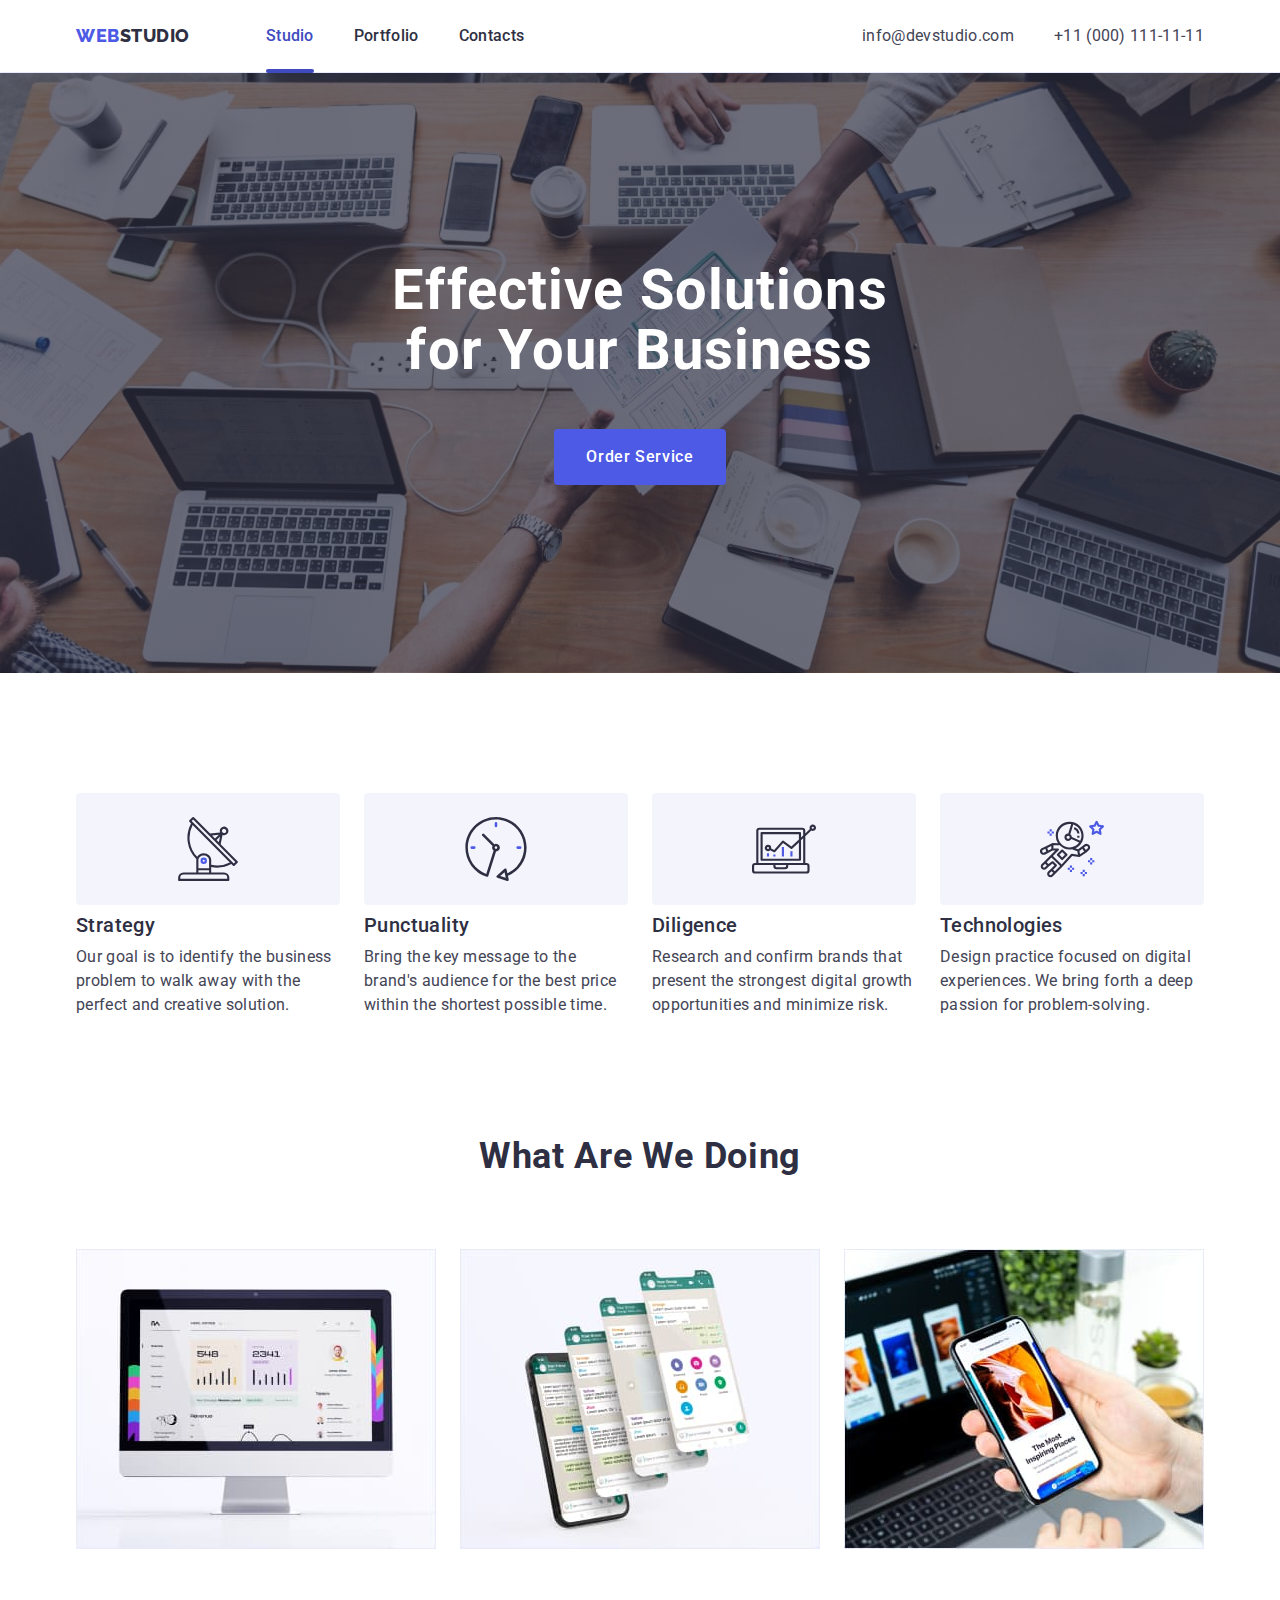
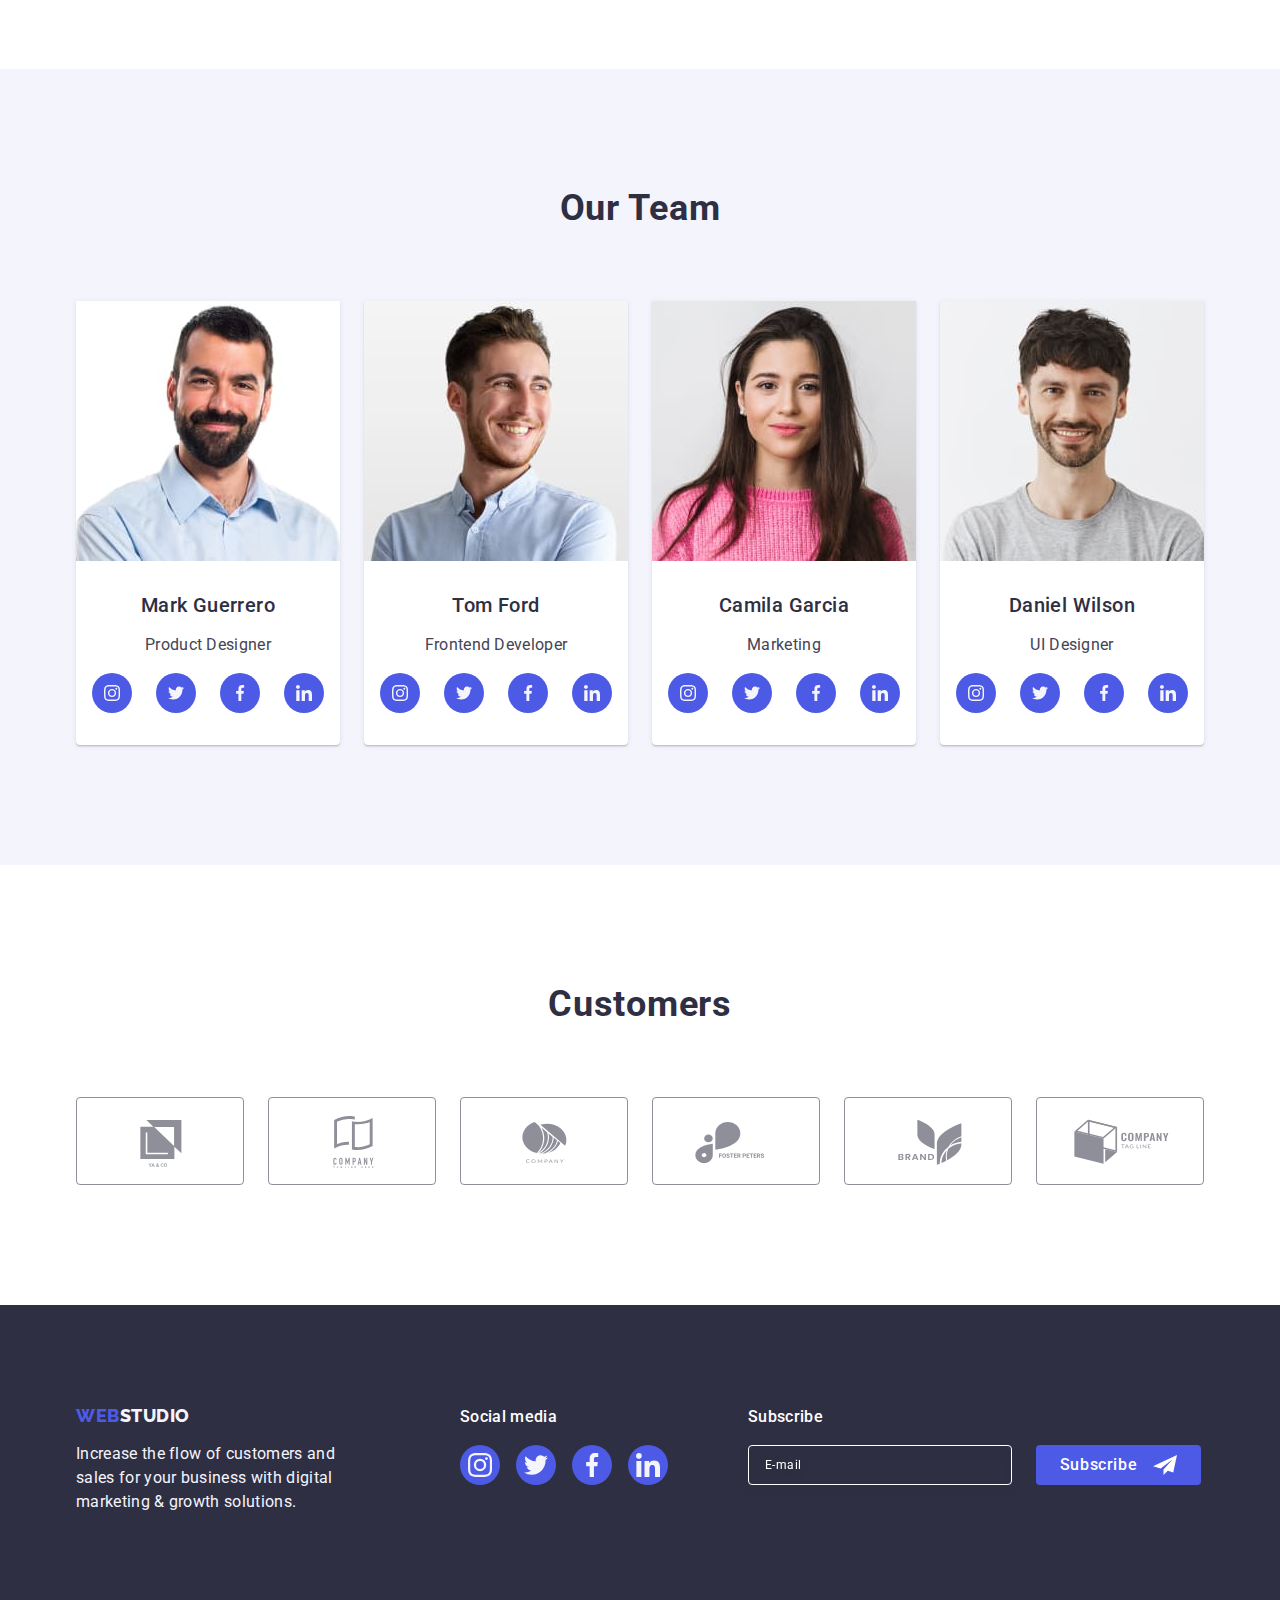
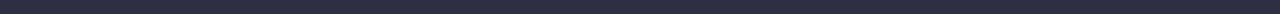
<file: index.html>
<!DOCTYPE html>
<html lang="en">
  <head>
    <meta charset="utf-8" />
    <meta http-equiv="X-UA-Compatible" content="IE=edge" />
    <meta name="viewport" content="width=device-width, initial-scale=1.0" />
    <title>Web Studio</title>
    <link
      rel="stylesheet"
      href="https://cdn.jsdelivr.net/npm/modern-normalize@2.0.0/modern-normalize.min.css"
    />
    <link rel="preconnect" href="https://fonts.googleapis.com" />
    <link rel="preconnect" href="https://fonts.gstatic.com" crossorigin />
    <link
      href="https://fonts.googleapis.com/css2?family=Raleway:wght@800&family=Roboto:wght@400;500;700;900&display=swap"
      rel="stylesheet"
    />
    <link rel="stylesheet" href="./css/styles.css" />
  </head>

  <body class="page-container">
    <header class="header">
      <div class="container header-box">
        <nav class="navigation">
          <a class="link logo" href="./index.html"
            >Web<span class="logo-part">Studio</span></a
          >
          <ul class="list nav-list">
            <li class="header-nav-item">
              <a class="link header-nav active" href="./index.html">Studio</a>
            </li>
            <li class="header-nav-item">
              <a class="link header-nav" href="./portfolio.html">Portfolio</a>
            </li>
            <li class="header-nav-item">
              <a class="link header-nav" href="">Contacts</a>
            </li>
          </ul>
        </nav>
        <address class="header-contacts">
          <ul class="list contacts-items">
            <li>
              <a class="link" href="mailto:info@devstudio.com"
                >info@devstudio.com</a
              >
            </li>
            <li>
              <a class="link" href="tel:+110001111111">+11 (000) 111-11-11</a>
            </li>
          </ul>
        </address>
      </div>
    </header>

    <main class="main-content">
      <section class="main-section">
        <div class="container main-section-box">
          <h1 class="main-title">Effective Solutions for Your Business</h1>
          <button class="btn order-btn" type="button" data-modal-open>
            Order Service
          </button>
        </div>
      </section>

      <section class="advantages-section">
        <div class="container">
          <h2 class="visually-hidden">Our advantages</h2>
          <ul class="list advantages-list">
            <li class="advantage-item">
              <div class="advantage-icon-box">
                <svg class="advantage-icon" width="64" height="64">
                  <use href="./images/icons.svg#antenna"></use>
                </svg>
              </div>
              <h3 class="title-advantage-list">Strategy</h3>
              <p class="text-advantage-list">
                Our goal is to identify the business problem to walk away with
                the perfect and creative solution.
              </p>
            </li>
            <li class="advantage-item">
              <div class="advantage-icon-box">
                <svg class="advantage-icon" width="64" height="64">
                  <use href="./images/icons.svg#clock"></use>
                </svg>
              </div>
              <h3 class="title-advantage-list">Punctuality</h3>
              <p class="text-advantage-list">
                Bring the key message to the brand's audience for the best price
                within the shortest possible time.
              </p>
            </li>
            <li class="advantage-item">
              <div class="advantage-icon-box">
                <svg class="advantage-icon" width="64" height="64">
                  <use href="./images/icons.svg#diagram"></use>
                </svg>
              </div>
              <h3 class="title-advantage-list">Diligence</h3>
              <p class="text-advantage-list">
                Research and confirm brands that present the strongest digital
                growth opportunities and minimize risk.
              </p>
            </li>
            <li class="advantage-item">
              <div class="advantage-icon-box">
                <svg class="advantage-icon" width="64" height="64">
                  <use href="./images/icons.svg#astronaut"></use>
                </svg>
              </div>
              <h3 class="title-advantage-list">Technologies</h3>
              <p class="text-advantage-list">
                Design practice focused on digital experiences. We bring forth a
                deep passion for problem-solving.
              </p>
            </li>
          </ul>
        </div>
      </section>

      <section class="doing-section">
        <div class="container">
          <h2 class="title-section">What are we doing</h2>
          <ul class="list doing-list">
            <li class="doing-item">
              <img
                src="./images/img1.jpg"
                width="360"
                height="300"
                alt="User page on the monitor"
              />
            </li>
            <li class="doing-item">
              <img
                src="./images/img2.jpg"
                width="360"
                height="300"
                alt="Four
            messendger's pages on a mobile phone"
              />
            </li>
            <li class="doing-item">
              <img
                src="./images/img3.jpg"
                width="360"
                height="300"
                alt="Mobile phone in hand"
              />
            </li>
          </ul>
        </div>
      </section>

      <section class="team-section">
        <div class="container">
          <h2 class="title-section">Our Team</h2>
          <ul class="list">
            <li class="team-card">
              <img
                src="./images/Mark.jpg"
                width="264"
                height="260"
                alt="Mark Guerrero's photo"
              />
              <div class="card-info">
                <h3 class="team-name">Mark Guerrero</h3>
                <p class="team-position">Product Designer</p>
                <ul class="list team-icon-list">
                  <li class="team-list-item">
                    <a class="link team-icon-link" href="">
                      <svg class="team-icon-item" width="16" height="16">
                        <use href="./images/icons.svg#instagram"></use>
                      </svg>
                    </a>
                  </li>
                  <li class="team-list-item">
                    <a class="link team-icon-link" href="">
                      <svg class="team-icon-item" width="16" height="16">
                        <use href="./images/icons.svg#twitter"></use>
                      </svg>
                    </a>
                  </li>
                  <li class="team-list-item">
                    <a class="link team-icon-link" href="">
                      <svg class="team-icon-item" width="16" height="16">
                        <use href="./images/icons.svg#facebook"></use>
                      </svg>
                    </a>
                  </li>
                  <li class="team-list-item">
                    <a class="link team-icon-link" href="">
                      <svg class="team-icon-item" width="16" height="16">
                        <use href="./images/icons.svg#linkedin"></use>
                      </svg>
                    </a>
                  </li>
                </ul>
              </div>
            </li>
            <li class="team-card">
              <img
                src="./images/Tom.jpg"
                width="264"
                height="260"
                alt="Tom Ford's photo"
              />
              <div class="card-info">
                <h3 class="team-name">Tom Ford</h3>
                <p class="team-position">Frontend Developer</p>
                <ul class="list team-icon-list">
                  <li>
                    <a class="link team-icon-link" href="">
                      <svg class="team-icon-item" width="16" height="16">
                        <use href="./images/icons.svg#instagram"></use>
                      </svg>
                    </a>
                  </li>
                  <li>
                    <a class="link team-icon-link" href="">
                      <svg class="team-icon-item" width="16" height="16">
                        <use href="./images/icons.svg#twitter"></use>
                      </svg>
                    </a>
                  </li>
                  <li>
                    <a class="link team-icon-link" href="">
                      <svg class="team-icon-item" width="16" height="16">
                        <use href="./images/icons.svg#facebook"></use>
                      </svg>
                    </a>
                  </li>
                  <li>
                    <a class="link team-icon-link" href="">
                      <svg class="team-icon-item" width="16" height="16">
                        <use href="./images/icons.svg#linkedin"></use>
                      </svg>
                    </a>
                  </li>
                </ul>
              </div>
            </li>
            <li class="team-card">
              <img
                src="./images/Camila.jpg"
                width="264"
                height="260"
                alt="Camila Garcia's photo"
              />
              <div class="card-info">
                <h3 class="team-name">Camila Garcia</h3>
                <p class="team-position">Marketing</p>
                <ul class="list team-icon-list">
                  <li>
                    <a class="link team-icon-link" href="">
                      <svg class="team-icon-item" width="16" height="16">
                        <use href="./images/icons.svg#instagram"></use>
                      </svg>
                    </a>
                  </li>
                  <li>
                    <a class="link team-icon-link" href="">
                      <svg class="team-icon-item" width="16" height="16">
                        <use href="./images/icons.svg#twitter"></use>
                      </svg>
                    </a>
                  </li>
                  <li>
                    <a class="link team-icon-link" href="">
                      <svg class="team-icon-item" width="16" height="16">
                        <use href="./images/icons.svg#facebook"></use>
                      </svg>
                    </a>
                  </li>
                  <li>
                    <a class="link team-icon-link" href="">
                      <svg class="team-icon-item" width="16" height="16">
                        <use href="./images/icons.svg#linkedin"></use>
                      </svg>
                    </a>
                  </li>
                </ul>
              </div>
            </li>
            <li class="team-card">
              <img
                src="./images/Daniel.jpg"
                width="264"
                height="260"
                alt="Daniel Wilson's photo"
              />
              <div class="card-info">
                <h3 class="team-name">Daniel Wilson</h3>
                <p class="team-position">UI Designer</p>
                <ul class="list team-icon-list">
                  <li>
                    <a class="link team-icon-link" href="">
                      <svg class="team-icon-item" width="16" height="16">
                        <use href="./images/icons.svg#instagram"></use>
                      </svg>
                    </a>
                  </li>
                  <li>
                    <a class="link team-icon-link" href="">
                      <svg class="team-icon-item" width="16" height="16">
                        <use href="./images/icons.svg#twitter"></use>
                      </svg>
                    </a>
                  </li>
                  <li>
                    <a class="link team-icon-link" href="">
                      <svg class="team-icon-item" width="16" height="16">
                        <use href="./images/icons.svg#facebook"></use>
                      </svg>
                    </a>
                  </li>
                  <li>
                    <a class="link team-icon-link" href="">
                      <svg class="team-icon-item" width="16" height="16">
                        <use href="./images/icons.svg#linkedin"></use>
                      </svg>
                    </a>
                  </li>
                </ul>
              </div>
            </li>
          </ul>
        </div>
      </section>

      <section class="client-section">
        <div class="container">
          <h2 class="title-section">Customers</h2>
          <ul class="list client-list">
            <li class="client-list-item">
              <a class="link client-icon-link" href="">
                <svg class="client-icon-item" width="104" height="56">
                  <use href="./images/icons.svg#Logo1"></use>
                </svg>
              </a>
            </li>
            <li class="client-list-item">
              <a class="link client-icon-link" href="">
                <svg class="client-icon-item" width="104" height="56">
                  <use href="./images/icons.svg#Logo2"></use>
                </svg>
              </a>
            </li>
            <li class="client-list-item">
              <a class="link client-icon-link" href="">
                <svg class="client-icon-item" width="104" height="56">
                  <use href="./images/icons.svg#Logo3"></use>
                </svg>
              </a>
            </li>
            <li class="client-list-item">
              <a class="link client-icon-link" href="">
                <svg class="client-icon-item" width="104" height="56">
                  <use href="./images/icons.svg#Logo4"></use>
                </svg>
              </a>
            </li>
            <li class="client-list-item">
              <a class="link client-icon-link" href="">
                <svg class="client-icon-item" width="104" height="56">
                  <use href="./images/icons.svg#Logo5"></use>
                </svg>
              </a>
            </li>
            <li class="client-list-item">
              <a class="link client-icon-link" href="">
                <svg class="client-icon-item" width="104" height="56">
                  <use href="./images/icons.svg#Logo6"></use>
                </svg>
              </a>
            </li>
          </ul>
        </div>
      </section>
    </main>

    <!-- Footer -->
    <footer class="footer">
      <div class="container footer-box">
        <div class="logo-box">
          <a class="link logo" href="./index.html"
            >Web<span class="logo-part-footer">Studio</span></a
          >
          <p class="footer-paragraph">
            Increase the flow of customers and sales for your business with
            digital marketing & growth solutions.
          </p>
        </div>
        <div class="media-box">
          <p class="media-paragraf">Social media</p>
          <ul class="list footer-social-list">
            <li class="social-list-item">
              <a class="link footer-social-link" href="">
                <svg class="footer-icon-item" width="24" height="24">
                  <use href="./images/icons.svg#instagram"></use>
                </svg>
              </a>
            </li>
            <li class="social-list-item">
              <a class="link footer-social-link" href="">
                <svg class="footer-icon-item" width="24" height="24">
                  <use href="./images/icons.svg#twitter"></use>
                </svg>
              </a>
            </li>
            <li class="social-list-item">
              <a class="link footer-social-link" href="">
                <svg class="footer-icon-item" width="24" height="24">
                  <use href="./images/icons.svg#facebook"></use>
                </svg>
              </a>
            </li>
            <li class="social-list-item">
              <a class="link footer-social-link" href="">
                <svg class="footer-icon-item" width="24" height="24">
                  <use href="./images/icons.svg#linkedin"></use>
                </svg>
              </a>
            </li>
          </ul>
        </div>
        <div class="subscribe-box">
          <p class="subscribe-text">Subscribe</p>
          <form class="email-form" name="email-form" autocomplete="off">
            <label class="email-input-label">
              <input
                class="email-input"
                name="user-email-subscribe"
                type="email"
                placeholder="E-mail"
              />
            </label>
            <button class="btn subscribe-btn" type="submit">
              Subscribe
              <svg class="subscribe-icon" width="24" height="24">
                <use href="./images/icons.svg#letter"></use>
              </svg>
            </button>
          </form>
        </div>
      </div>
    </footer>

    <!-- Modal Window -->
    <div class="backdrop is-hidden" data-modal>
      <div class="modal">
        <button class="btn modal-btn" type="button" data-modal-close>
          <svg class="modal-close-icon" width="8" height="8">
            <use href="./images/icons.svg#close-black"></use>
          </svg>
        </button>

        <p class="modal-text">Leave your contacts and we will call you back</p>

        <form class="order-form" name="contacts-form" autocomplete="off">
          <div class="order-contact-item">
            <label class="modal-label" for="user-name">Name</label>
            <div class="order-input-area">
              <input
                class="contact-info"
                type="text"
                name="user-name"
                id="user-name"
              />
              <svg class="modal-icon" width="18" height="24">
                <use href="./images/icons.svg#person"></use>
              </svg>
            </div>
          </div>
          <div class="order-contact-item">
            <label class="modal-label" for="user-phone">Phone</label>
            <div class="order-input-area">
              <input
                class="contact-info"
                type="tel"
                name="user-phone"
                id="user-phone"
              />
              <svg class="modal-icon" width="18" height="24">
                <use href="./images/icons.svg#phone"></use>
              </svg>
            </div>
          </div>
          <div class="order-contact-item">
            <label class="modal-label" for="user-email">Email</label>
            <div class="order-input-area">
              <input
                class="contact-info"
                type="email"
                name="user-email"
                id="user-email"
              />
              <svg class="modal-icon" width="18" height="24">
                <use href="./images/icons.svg#email"></use>
              </svg>
            </div>
          </div>
          <div class="order-comment">
            <label class="modal-label" for="user-comment">Comment</label>
            <textarea
              class="comment-text"
              name="user-comment"
              rows="6"
              placeholder="Text input"
              id="user-comment"
            ></textarea>
          </div>
          <div class="order-check">
            <input
              class="input-check visually-hidden"
              name="user-privacy"
              type="checkbox"
              id="user-privacy"
              value="true"
            />
            <label class="checkbox-label" for="user-privacy">
              <span class="input-check-area">
                <svg class="check-icon" width="10" height="8">
                  <use href="./images/icons.svg#check"></use>
                </svg>
              </span>
              I accept the terms and conditions of the
              <a class="privacy-link" href="">Privacy Policy</a>
            </label>
          </div>

          <button class="btn modal-send-btn" type="submit">Send</button>
        </form>
      </div>
    </div>

    <script src="./js/modal.js"></script>
  </body>
</html>
</file>
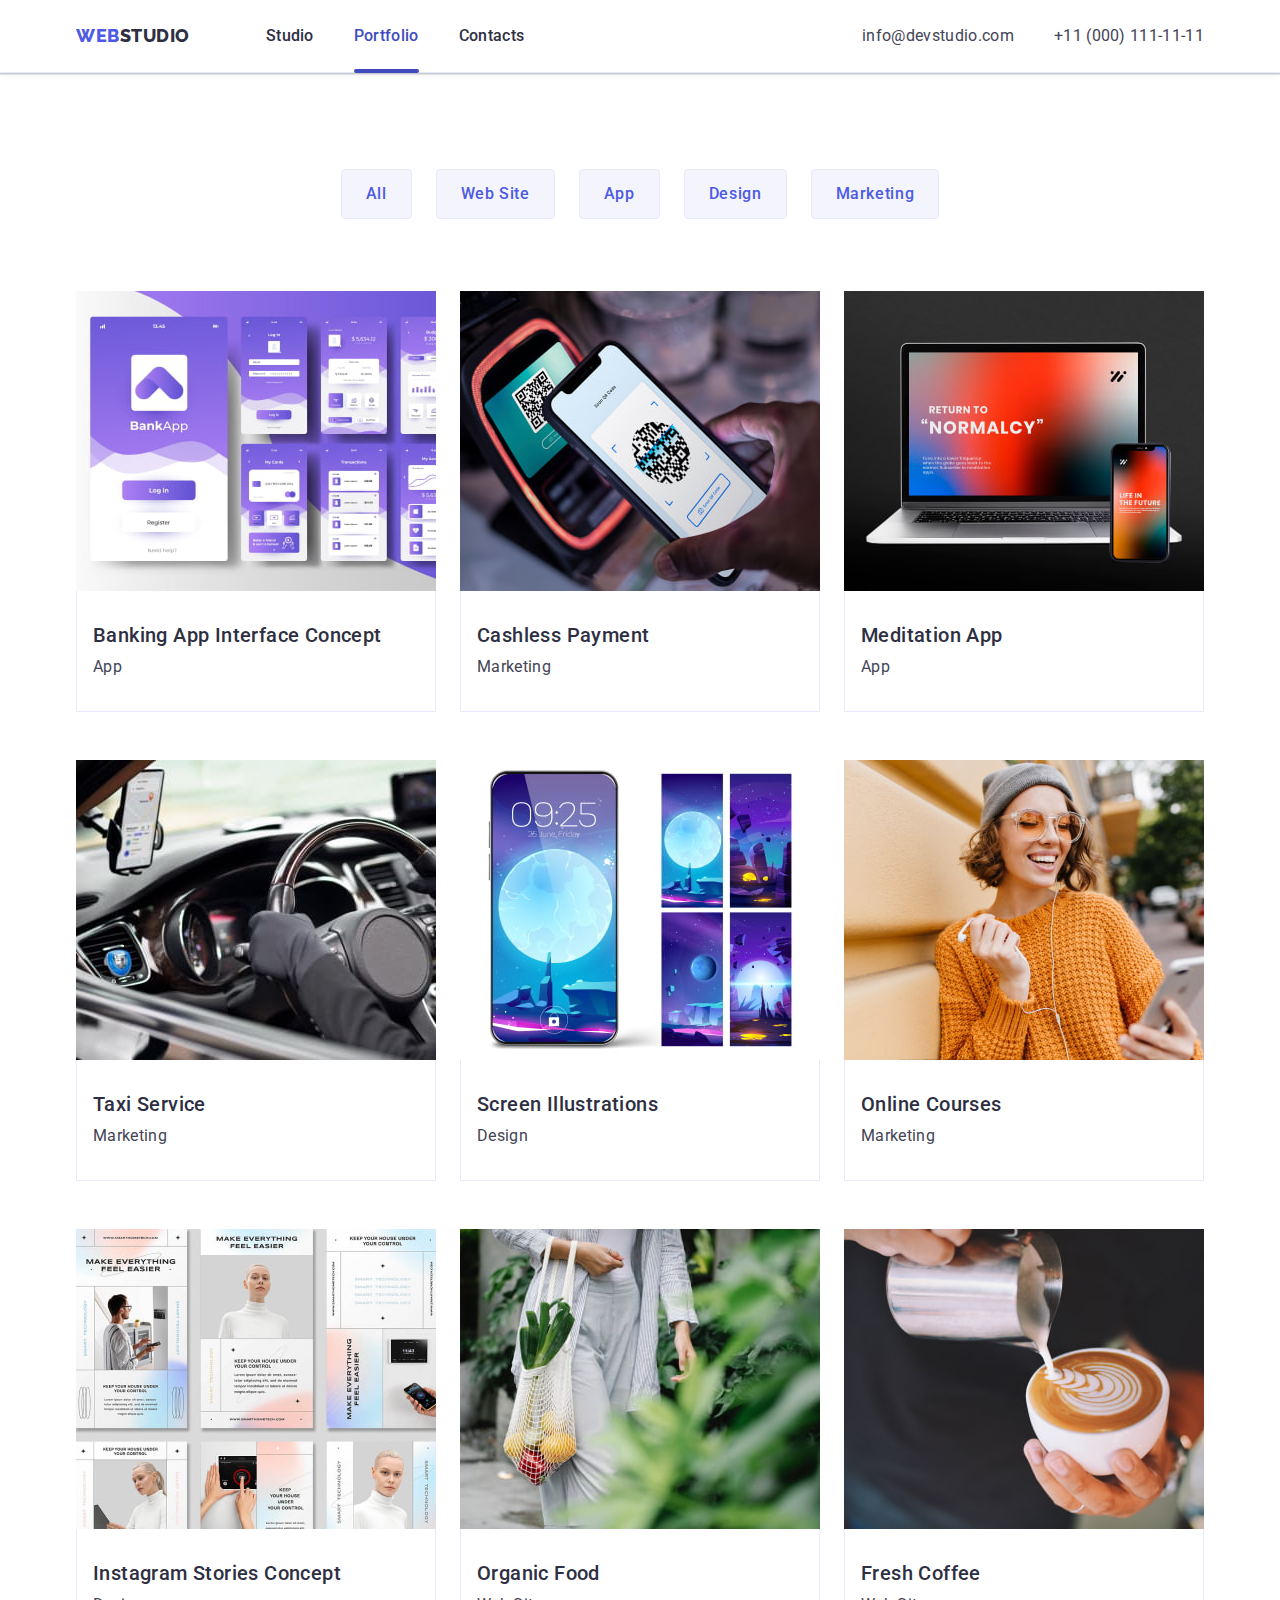
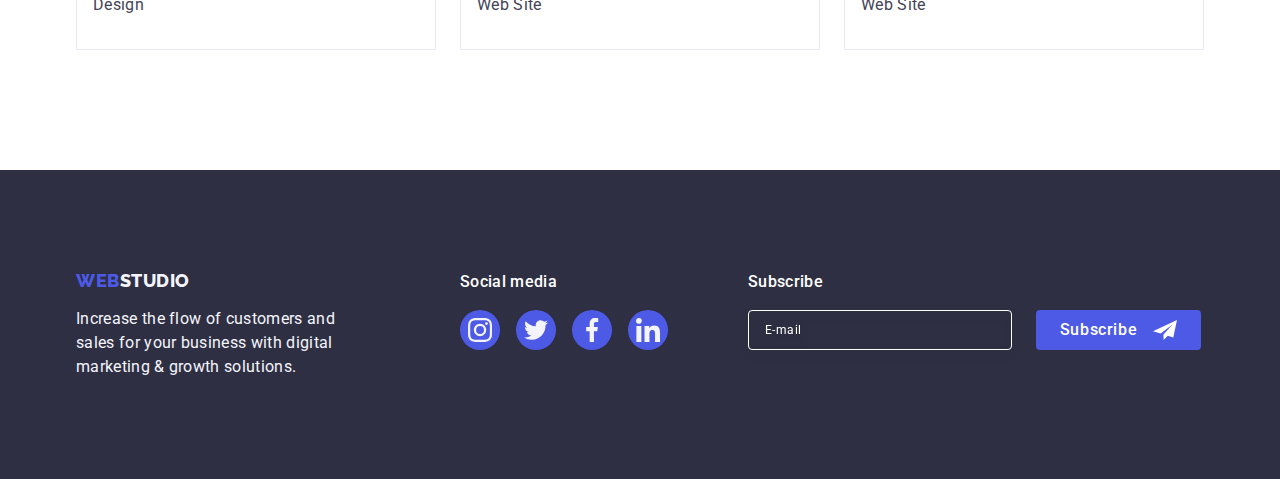
<file: portfolio.html>
<!DOCTYPE html>
<html lang="en">
  <head>
    <meta charset="UTF-8" />
    <meta http-equiv="X-UA-Compatible" content="IE=edge" />
    <meta name="viewport" content="width=device-width, initial-scale=1.0" />
    <title>Portfolio</title>
    <link
      rel="stylesheet"
      href="https://cdn.jsdelivr.net/npm/modern-normalize@2.0.0/modern-normalize.min.css"
    />
    <link rel="preconnect" href="https://fonts.googleapis.com" />
    <link rel="preconnect" href="https://fonts.gstatic.com" crossorigin />
    <link
      href="https://fonts.googleapis.com/css2?family=Raleway:wght@800&family=Roboto:wght@400;500;700;900&display=swap"
      rel="stylesheet"
    />
    <link rel="stylesheet" href="./css/styles.css" />
  </head>
  <body>
    <div class="page-container">
      <header class="header">
        <div class="container header-box">
          <nav class="navigation">
            <a class="link logo" href="./index.html"
              >Web<span class="logo-part">Studio</span></a
            >
            <ul class="list nav-list">
              <li class="header-nav-item">
                <a class="link header-nav" href="./index.html">Studio</a>
              </li>
              <li class="header-nav-item">
                <a class="link header-nav active" href="./portfolio.html"
                  >Portfolio</a
                >
              </li>
              <li class="header-nav-item">
                <a class="link header-nav" href="">Contacts</a>
              </li>
            </ul>
          </nav>
          <address class="header-contacts">
            <ul class="list contacts-items">
              <li>
                <a class="link" href="mailto:info@devstudio.com"
                  >info@devstudio.com</a
                >
              </li>
              <li>
                <a class="link" href="tel:+110001111111">+11 (000) 111-11-11</a>
              </li>
            </ul>
          </address>
        </div>
      </header>

      <main class="main-content">
        <!--Examples of work section-->
        <section class="portfolio-section">
          <div class="container">
            <h1 class="visually-hidden">Portfolio</h1>
            <ul class="list portfolio-btn-list">
              <li>
                <button class="btn portfolio-btn" type="button">All</button>
              </li>
              <li>
                <button class="btn portfolio-btn" type="button">
                  Web Site
                </button>
              </li>
              <li>
                <button class="btn portfolio-btn" type="button">App</button>
              </li>
              <li>
                <button class="btn portfolio-btn" type="button">Design</button>
              </li>
              <li>
                <button class="btn portfolio-btn" type="button">
                  Marketing
                </button>
              </li>
            </ul>

            <ul class="list work-cards-list">
              <li class="work-card">
                <a class="link" href="">
                  <div class="work-card-wrap">
                    <img
                      src="./images/portfolio/pages-of-add.jpg"
                      alt="Half purple and half white pages of the BankAdd"
                      width="360"
                      height="300"
                    />
                    <div class="overlay">
                      <p class="overlay-text">
                        14 Stylish and User-Friendly App Design Concepts · Task
                        Manager App · Calorie Tracker App · Exotic Fruit
                        Ecommerce App · Cloud Storage App
                      </p>
                    </div>
                  </div>
                  <div class="work-card-info">
                    <h2 class="img-title">Banking App Interface Concept</h2>
                    <p class="img-text">App</p>
                  </div>
                </a>
              </li>
              <li class="work-card">
                <a class="link" href="">
                  <div class="work-card-wrap">
                    <img
                      src="./images/portfolio/qrcode-phone.jpg"
                      alt="The mobile phone reads the qrcode from another device"
                      width="360"
                      height="300"
                    />
                    <div class="overlay">
                      <p class="overlay-text">
                        14 Stylish and User-Friendly App Design Concepts · Task
                        Manager App · Calorie Tracker App · Exotic Fruit
                        Ecommerce App · Cloud Storage App
                      </p>
                    </div>
                  </div>
                  <div class="work-card-info">
                    <h2 class="img-title">Cashless Payment</h2>
                    <p class="img-text">Marketing</p>
                  </div>
                </a>
              </li>
              <li class="work-card">
                <a class="link" href="">
                  <div class="work-card-wrap">
                    <img
                      src="./images/portfolio/laptop.jpg"
                      alt="The mobile phone and the laptop have same color screen"
                      width="360"
                      height="300"
                    />
                    <div class="overlay">
                      <p class="overlay-text">
                        14 Stylish and User-Friendly App Design Concepts · Task
                        Manager App · Calorie Tracker App · Exotic Fruit
                        Ecommerce App · Cloud Storage App
                      </p>
                    </div>
                  </div>
                  <div class="work-card-info">
                    <h2 class="img-title">Meditation App</h2>
                    <p class="img-text">App</p>
                  </div>
                </a>
              </li>
              <li class="work-card">
                <a class="link" href="">
                  <div class="work-card-wrap">
                    <img
                      src="./images/portfolio/car.jpg"
                      alt="A hand in a black glove on the steering wheel"
                      width="360"
                      height="300"
                    />
                    <div class="overlay">
                      <p class="overlay-text">
                        14 Stylish and User-Friendly App Design Concepts · Task
                        Manager App · Calorie Tracker App · Exotic Fruit
                        Ecommerce App · Cloud Storage App
                      </p>
                    </div>
                  </div>
                  <div class="work-card-info">
                    <h2 class="img-title">Taxi Service</h2>
                    <p class="img-text">Marketing</p>
                  </div>
                </a>
              </li>
              <li class="work-card">
                <a class="link" href="">
                  <div class="work-card-wrap">
                    <img
                      src="./images/portfolio/moon-in-the-phone.jpg"
                      alt="Five screens of mobile phone with the image of the Moon"
                      width="360"
                      height="300"
                    />
                    <div class="overlay">
                      <p class="overlay-text">
                        14 Stylish and User-Friendly App Design Concepts · Task
                        Manager App · Calorie Tracker App · Exotic Fruit
                        Ecommerce App · Cloud Storage App
                      </p>
                    </div>
                  </div>
                  <div class="work-card-info">
                    <h2 class="img-title">Screen Illustrations</h2>
                    <p class="img-text">Design</p>
                  </div>
                </a>
              </li>
              <li class="work-card">
                <a class="link" href="">
                  <div class="work-card-wrap">
                    <img
                      src="./images/portfolio/lady-in-orange.jpg"
                      alt="A girl in an orange sweater, a cap and glasses with a phone in her hand"
                      width="360"
                      height="300"
                    />
                    <div class="overlay">
                      <p class="overlay-text">
                        14 Stylish and User-Friendly App Design Concepts · Task
                        Manager App · Calorie Tracker App · Exotic Fruit
                        Ecommerce App · Cloud Storage App
                      </p>
                    </div>
                  </div>
                  <div class="work-card-info">
                    <h2 class="img-title">Online Courses</h2>
                    <p class="img-text">Marketing</p>
                  </div>
                </a>
              </li>
              <li class="work-card">
                <a class="link" href="">
                  <div class="work-card-wrap">
                    <img
                      src="./images/portfolio/collage.jpg"
                      alt="Six instagram pages with photos and text posts"
                      width="360"
                      height="300"
                    />
                    <div class="overlay">
                      <p class="overlay-text">
                        14 Stylish and User-Friendly App Design Concepts · Task
                        Manager App · Calorie Tracker App · Exotic Fruit
                        Ecommerce App · Cloud Storage App
                      </p>
                    </div>
                  </div>
                  <div class="work-card-info">
                    <h2 class="img-title">Instagram Stories Concept</h2>
                    <p class="img-text">Design</p>
                  </div>
                </a>
              </li>
              <li class="work-card">
                <a class="link" href="">
                  <div class="work-card-wrap">
                    <img
                      src="./images/portfolio/bag.jpg"
                      alt="A woman carries a bag with vegetables and fruits"
                      width="360"
                      height="300"
                    />
                    <div class="overlay">
                      <p class="overlay-text">
                        14 Stylish and User-Friendly App Design Concepts · Task
                        Manager App · Calorie Tracker App · Exotic Fruit
                        Ecommerce App · Cloud Storage App
                      </p>
                    </div>
                  </div>
                  <div class="work-card-info">
                    <h2 class="img-title">Organic Food</h2>
                    <p class="img-text">Web Site</p>
                  </div>
                </a>
              </li>
              <li class="work-card">
                <a class="link" href="">
                  <div class="work-card-wrap">
                    <img
                      src="./images/portfolio/coffee.jpg"
                      alt="Сoffee in a white cup with petals painted on the foam"
                      width="360"
                      height="300"
                    />
                    <div class="overlay">
                      <p class="overlay-text">
                        14 Stylish and User-Friendly App Design Concepts · Task
                        Manager App · Calorie Tracker App · Exotic Fruit
                        Ecommerce App · Cloud Storage App
                      </p>
                    </div>
                  </div>
                  <div class="work-card-info">
                    <h2 class="img-title">Fresh Coffee</h2>
                    <p class="img-text">Web Site</p>
                  </div>
                </a>
              </li>
            </ul>
          </div>
        </section>
      </main>
      <!-- Footer -->
      <footer class="footer">
        <div class="container footer-box">
          <div class="logo-box">
            <a class="link logo" href="./index.html"
              >Web<span class="logo-part-footer">Studio</span></a
            >
            <p class="footer-paragraph">
              Increase the flow of customers and sales for your business with
              digital marketing & growth solutions.
            </p>
          </div>
          <div class="media-box">
            <p class="media-paragraf">Social media</p>
            <ul class="list footer-social-list">
              <li class="social-list-item">
                <a class="link footer-social-link" href="">
                  <svg class="footer-icon-item" width="24" height="24">
                    <use href="./images/icons.svg#instagram"></use>
                  </svg>
                </a>
              </li>
              <li class="social-list-item">
                <a class="link footer-social-link" href="">
                  <svg class="footer-icon-item" width="24" height="24">
                    <use href="./images/icons.svg#twitter"></use>
                  </svg>
                </a>
              </li>
              <li class="social-list-item">
                <a class="link footer-social-link" href="">
                  <svg class="footer-icon-item" width="24" height="24">
                    <use href="./images/icons.svg#facebook"></use>
                  </svg>
                </a>
              </li>
              <li class="social-list-item">
                <a class="link footer-social-link" href="">
                  <svg class="footer-icon-item" width="24" height="24">
                    <use href="./images/icons.svg#linkedin"></use>
                  </svg>
                </a>
              </li>
            </ul>
          </div>
          <div class="subscribe-box">
            <p class="subscribe-text">Subscribe</p>
            <form class="email-form" name="email-form" autocomplete="off">
              <label class="email-input-label">
                <input
                  class="email-input"
                  name="user-email-subscribe"
                  type="email"
                  placeholder="E-mail"
                />
              </label>
              <button class="btn subscribe-btn" type="submit">
                Subscribe
                <svg class="subscribe-icon" width="24" height="24">
                  <use href="./images/icons.svg#letter"></use>
                </svg>
              </button>
            </form>
          </div>
        </div>
      </footer>
    </div>
  </body>
</html>
</file>
<file: css/styles.css>
:root {
    --primary-brand-color: #4D5AE5;
    --light-main-color: #FFFFFF;
    --light-accent-color: #F4F4FD;
    --border-color:#E7E9FC;
    --gray-color:#2e2f42;
    --paragraf-color:#434455;
    --link-hover-color:#404BBF;
    --light-slate:#8E8F99;
    --modal-background: #FCFCFC;
    --green-media-color: #31D0AA;
    --transition-time: 250ms cubic-bezier(0.4, 0, 0.2, 1);
}

/* Global styles */
body{
    font-family: "Roboto", sans-serif;
    font-style: normal;
    color: var(--paragraf-color);
    background-color: var(--light-main-color);
}

h1, h2, h3, h4, h5, h6, p{
    margin: 0;
}

ul, ol{
    margin: 0;
    padding: 0;
}
img{
    display: block;
}
input{
    font-family: inherit;
}
.link{
    text-decoration: none;
}

.list{
    list-style: none;
}

.btn{
    font-family: inherit;
    cursor: pointer;
}
.visually-hidden {
    position: absolute;
    width: 1px;
    height: 1px;
    margin: -1px;
    border: 0;
    padding: 0;

    white-space: nowrap;
    clip-path: inset(100%);
    clip: rect(0 0 0 0);
    overflow: hidden;
}


.page-container{
    min-height: 100vh;
    display: flex;
    flex-direction: column;
}

.main-content{
    flex-grow: 1;
}

.container{
    width: 1158px;
    margin: 0 auto;
    padding-left: 15px;
    padding-right: 15px;
    
}

/* Header styles */
.header {
    border-bottom: 1px solid var(--border-color);
    box-shadow: 0px 2px 1px rgba(46, 47, 66, 0.08),
        0px 1px 1px rgba(46, 47, 66, 0.16),
        0px 1px 6px rgba(46, 47, 66, 0.08);
}
.header-box {
    display: flex;
    justify-content: space-between;
    align-items: center;
}
.navigation {
    display: flex;
    align-items: center;
}
.logo{
    font-family: "Raleway", sans-serif;
    font-style: normal;
    font-weight: 800;
    font-size: 18px;
    line-height: 1.17;
    letter-spacing: 0.03em;
    text-transform: uppercase;
    color: var(--primary-brand-color);
    margin-right: 76px;
}

.logo-part {
    color: var(--gray-color);
}

.nav-list{
    display: flex;
    align-items: center;
    gap: 40px;
}

.header-nav{
    position: relative;
    display: block;
    font-weight: 500;
    font-size: 16px;
    line-height: 1.5;
    letter-spacing: 0.02em;
    color: var(--gray-color);
    padding: 24px 0;

    transition: color var(--transition-time);
}

.header-nav-item:hover .header-nav,
.header-nav-item:focus .header-nav{
    color: var(--link-hover-color);
}
.header-nav.active{
    color: var(--link-hover-color)
}

.header-nav.active::after{
    content: '';
    position: absolute;
    bottom: -1px;
    left: 0;
    display: block;
    width: 100%;
    height: 4px;
    border-radius: 2px;
    background: var(--link-hover-color);
}

.header-contacts{
    font-style: normal;
    padding: 24px 0;
}
.header-contacts .link{
    font-weight: 400;
    font-size: 16px;
    line-height: 1.5;
    letter-spacing: 0.02em;
    color: var(--paragraf-color); 

    transition: color var(--transition-time);
}

.header-contacts .link:hover,
.header-contacts .link:focus{
    color: var(--link-hover-color);
   
}

.contacts-items{
    display: flex;
    align-items: center;
    gap: 40px;
}

/* Main section styles */
.main-section{
    max-width: 1440px;
    margin: 0 auto;
    background-color: var(--gray-color);
    background-image: linear-gradient(rgba(46, 47, 66, 0.70), rgba(46, 47, 66, 0.70)), url(../images/people-office.jpg);
    background-size: cover;
    background-position: center;
    background-repeat: no-repeat;
    padding-top: 188px;
    padding-bottom: 188px;
}

.main-title{
    font-weight: 700;
    font-size: 56px;
    line-height: 1.07;
    text-align: center;
    color: var(--light-main-color);
    letter-spacing: 0.02em;
    max-width: 496px;
    margin: auto;
    padding-bottom: 48px;
}

.order-btn{
    background-color: var(--primary-brand-color);
    min-width: 169px;
    height: 56px;
    font-weight: 500;
    font-size: 16px;
    line-height: 1.5;
    letter-spacing: 0.04em;
    text-align: center;
    justify-content: center;
    color: var(--light-main-color);
    border: none;
    border-radius: 4px;
    align-items: flex-start;
    padding: 16px 32px;
    gap: 10px;
    display: block;
    margin: 0 auto;

    transition: background-color var(--transition-time);
}

.order-btn:hover,
.order-btn:focus{
    background-color: var(--link-hover-color);
}

/* Advantage section styles */
.advantages-section{
    padding: 120px 0;
}

.advantages-list{
    display: flex;
    gap: 24px;
}
.advantage-item{
    width: calc((100% - 24px * 3) / 4);
}

.advantage-icon-box{
    display: flex;
    justify-content: center;
    align-items: center;
    background-color: var(--light-accent-color);
    height: 112px;
    border-radius: 4px;
    margin-bottom: 8px;
}

.title-advantage-list{
    font-weight: 500;
    font-size: 20px;
    line-height: 1.2;
    letter-spacing: 0.02em;
    color:var(--gray-color);
    margin-bottom: 8px;
}

.text-advantage-list{
    font-weight: 400;
    font-size: 16px;
    line-height: 1.5;
    letter-spacing: 0.02em;
    
}

/* Doing section styles */
.doing-section{
    padding-bottom: 120px;
}
.title-section{
    font-weight: 700;
    font-size: 36px;
    line-height: 1.11;
    text-align: center;
    letter-spacing: 0.02em;
    text-transform: capitalize;
    color:var(--gray-color);
    margin: auto;
    margin-bottom: 72px;
}

.doing-list{
    display: flex;
    gap: 24px;
}
.doing-item{
    width: calc((100% - 2 * 24px)/3);
}

/* Team section styles */
.team-section{
    background-color: var(--light-accent-color);
    padding-top: 120px;
    padding-bottom: 120px;
}
.team-section .title-section{
    width: 164px;
}
.team-section .list{
    display: flex;
    gap: 24px;
}

.team-card{
    background-color: var(--light-main-color);
    width: calc((100% - 24px * 3) / 4);
    border-radius: 0px 0px 4px 4px;
    box-shadow: 0px 2px 1px 0px rgba(46, 47, 66, 0.08), 0px 1px 1px 0px rgba(46, 47, 66, 0.16), 0px 1px 6px 0px rgba(46, 47, 66, 0.08);
}

.card-info{
   display: flex;
    flex-direction: column;
    justify-content: center;
    align-items: center;
    gap: 8px;
    padding: 32px 0;
}
.team-name{
    font-weight: 500;
    font-size: 20px;
    line-height: 1.2;
    text-align: center;
    color:var(--gray-color);
    letter-spacing: 0.02em;
    margin-bottom: 8px;
}

.team-position{
    font-weight: 400;
    font-size: 16px;
    line-height: 1.5;
    text-align: center;
    letter-spacing: 0.02em;
    margin-bottom: 8px;
}

.team-icon-list{
    display: flex;
    gap: 24px;
    justify-content: center;
    align-items: center;
}

.team-list-item{
    width: 40px;
    height: 40px;
}

.team-icon-link{
    background-color: var(--primary-brand-color);
    display: flex;
    justify-content: center;
    align-items: center;
    border-radius: 50%;
    padding: 12px;

    transition: background-color var(--transition-time);
}


.team-icon-link:hover,
.team-icon-link:focus{
    background-color: var(--link-hover-color);
}

.team-icon-item{
    fill: var(--light-accent-color);
}

/* Client section styles */
.client-section{
    padding: 120px 0;
}

.client-list{
    display: flex;
    gap: 24px;
}

.client-list-item{
    width: calc((100% - 24px * 5) / 6);
}

.client-icon-link{
    display: flex;
    width: 168px;
    height: 88px;
    justify-content: center;
    align-items: center;

    border: 1px solid var(--light-slate);
    border-radius: 4px;
    color: var(--light-slate);
    transition: border-color var(--transition-time), color var(--transition-time);
}

.client-icon-link:hover,
.client-icon-link:focus{
    border-color: var(--link-hover-color);
    color: var(--link-hover-color);
}
.client-icon-item{
    fill: currentColor;
}
/* Footer styles */

.footer{
    background: var(--gray-color);
    padding-top: 100px;
    padding-bottom: 100px;
}
.footer-box{
    display: flex;
    align-items: baseline;
}

.media-box{
    margin-left: 120px;
    margin-right: 80px;
}

.footer .logo{
    display: inline-block;
    margin-bottom: 16px;
}

.footer-paragraph{
    font-weight: 400;
    font-size: 16px;
    line-height: 1.5;
    letter-spacing: 0.02em;
    color: var(--light-accent-color);
    max-width: 264px;
}

.logo-part-footer{
   color: var(--light-accent-color);
}
.media-paragraf{
    color: var(--light-main-color);
    font-size: 16px;
    font-weight: 500;
    line-height: 1.5;
    letter-spacing: 0.32px;
    margin-bottom: 16px;
}

.footer-social-list{
    display: flex;
    justify-content: center;
    align-items: center;
    gap: 16px;
}
.social-list-item{
    width: 40px;
    height: 40px;
}

.footer-social-link{
    width: 100%;
    height: 100%;
    display: flex;
    justify-content: center;
    align-items: center;
    
    border-radius: 50%;
    padding: 8px;
    background-color: var(--primary-brand-color);

    transition: background-color var(--transition-time);

}
.footer-social-link:hover,
.footer-social-link:focus{
    background-color: var(--green-media-color);
}

.footer-icon-item{
    fill: var(--light-accent-color);
}

.subscribe-text{
    color: var(--light-main-color);
    font-size: 16px;
    font-weight: 500;
    line-height: 1.5;
    letter-spacing: 0.32px;
    margin-bottom: 16px;
}

.email-form{
    display: flex;
    gap: 24px;
}

.email-input{
    width: 264px;
    height: 40px;
    background-color: transparent;
    font-size: 12px;
    font-weight: 400;
    line-height: 1.5;
    letter-spacing: 0.04em;
    padding-left: 16px;
    border-radius: 4px;
    border: 1px solid var(--light-main-color);
    filter: drop-shadow(0px 4px 4px rgba(0, 0, 0, 0.15));
    color: var(--light-main-color);
    /* box-shadow: 0px 4px 4px 0px rgba(0, 0, 0, 0.15); */
}

.email-input::placeholder{
    color: var(--light-main-color);
}

.subscribe-btn{
    min-width: 165px;
    height: 40px;
    display: flex;
    justify-content: center;
    align-items: center;
    border-radius: 4px;
    background-color: var(--primary-brand-color);
    border: none;

    color: var(--light-main-color);
    text-align: center;
    font-size: 16px;
    font-weight: 500;
    line-height: 1.5;
    letter-spacing: 0.64px;
}

.subscribe-icon{
    margin-left: 16px;
}
/* Portfolio styles */

.portfolio-section{
    padding-top: 96px;
    padding-bottom: 120px;
}
.portfolio-btn-list{
    display: flex;
    justify-content: center;
    align-items: center;
    gap: 24px;
    margin-bottom: 72px;
}

.portfolio-btn{
    background: var(--light-accent-color);
    font-weight: 500;
    font-size: 16px;
    line-height: 1.5;
    text-align: center;
    letter-spacing: 0.04em;
    color: var(--primary-brand-color);
    padding: 12px 24px;
    border: 1px solid var(--border-color);
    border-radius: 4px;

    transition: color var(--transition-time), background var(--transition-time), border var(--transition-time), box-shadow var(--transition-time) ;
}

.portfolio-btn:hover,
.portfolio-btn:focus{
    background: var(--link-hover-color);
    color: var(--light-main-color);
    border: 1px solid transparent;
    box-shadow: 0px 2px 2px 0px rgba(0, 0, 0, 0.12), 0px 2px 1px 0px rgba(0, 0, 0, 0.08), 0px 3px 1px 0px rgba(0, 0, 0, 0.10);
}

.work-cards-list{
    display: flex;
    flex-wrap: wrap;
    row-gap: 48px;
    column-gap: 24px;
}

.work-card{
    width: calc((100% - 2 * 24px) / 3);

    transition: box-shadow var(--transition-time);
}
.work-card:hover,
.work-card:focus{
    box-shadow: 0px 2px 1px 0px rgba(46, 47, 66, 0.08), 0px 1px 1px 0px rgba(46, 47, 66, 0.16), 0px 1px 6px 0px rgba(46, 47, 66, 0.08);
}

.work-card-wrap{
    position: relative;
    overflow: hidden;
}

.work-card-info{
    padding: 32px 16px;
    border-right: 1px solid var(--border-color);
    border-bottom: 1px solid var(--border-color);
    border-left: 1px solid var(--border-color);
}

.overlay{
    position: absolute;
    top: 0;
    left: 0;
    width: 360px;
    height: 300px;

    padding: 40px 32px 164px;
    color: var(--light-accent-color);
    background-color: var(--primary-brand-color);
    transform: translateY(100%);

    transition: transform var(--transition-time);
}

.work-card:hover .overlay{
    transform: translateY(0%);
}

.overlay-text{
    font-size: 16px;
    font-weight: 400;
    line-height: 1.5;
    letter-spacing: 0.32px;
}

.img-title{
    font-weight: 500;
    font-size: 20px;
    line-height: 1.2;
    letter-spacing: 0.02em;
    color:var(--gray-color);
    margin-bottom: 8px;
}

.img-text{
    font-weight: 400;
    font-size: 16px;
    line-height: 1.5;
    letter-spacing: 0.02em;
    color: var(--paragraf-color);
}

/* Modal styles */

.backdrop{
    position: fixed;
    top: 0;
    left: 0;

    width: 100%;
    height: 100%;
    background-color: rgba(46, 47, 66, 0.40);

    transition: opacity var(--transition-time), visibility var(--transition-time);
}
.backdrop.is-hidden{
    opacity: 0;
    visibility: hidden;
    pointer-events: none;
}

.modal{
    position: absolute;
    top: 50%;
    left: 50%;

    padding: 72px 24px 24px 24px;

    transform: translate(-50%, -50%) scale(1); 
    width: 408px;
    min-height: 584px;
    flex-shrink: 0;
    border-radius: 4px;
    background-color: var(--modal-background);
    box-shadow: 0px 2px 1px 0px rgba(0, 0, 0, 0.20), 0px 1px 3px 0px rgba(0, 0, 0, 0.12), 0px 1px 1px 0px rgba(0, 0, 0, 0.14);
    transition: transform var(--transition-time);

    /* padding-left: 24px;
    padding-right: 24px; */
}

.modal-btn{
    position: absolute;
    top: 24px;
    right: 24px;

    width: 24px;
    height: 24px;
    display: flex;
    justify-content: center;
    align-items: center;
    border: 1px solid rgba(0, 0, 0, 0.10);
    border-radius: 50%;
    background-color: var(--border-color);

    transition: border var(--transition-time), background-color var(--transition-time);
}

.modal-btn:hover,
.modal-btn:focus{
    border: none;
    background-color: var(--link-hover-color);
}

.modal-close-icon{
    transition: fill var(--transition-time);
}

.modal-btn:hover .modal-close-icon,
.modal-btn:focus .modal-close-icon{
    fill: var(--light-main-color);
}

.modal-text{
    margin-bottom: 16px;
    width: 100%;
    height: 24px;
    color: var(--gray-color);
    text-align: center;
    font-size: 16px;
    font-weight: 500;
    line-height: 1.5;
    letter-spacing: 0.32px;
}
.order-form{
    width: 100%;
    
}
.order-contact-item{
    margin-bottom: 8px;
}

.modal-label{
    display: block;
    color: var(--light-slate);
    font-size: 12px;
    font-weight: 400;
    line-height: 1.17;
    letter-spacing: 0.48px;

    margin-bottom: 4px;
}

.order-input-area{
    position: relative;
}

.contact-info{
    width: 100%;
    height: 40px;
    border-radius: 4px;
    border: 1px solid rgba(46, 47, 66, 0.40);
    outline: transparent;
    background-color: transparent;
    box-shadow: none;
    padding-left: 38px;

    transition: border-color var(--transition-time);
}

.contact-info:focus{
    border-color: var(--primary-brand-color);
}

.modal-icon{
    position: absolute;
    left: 16px;
    top: 50%;
    transform: translateY(-50%);

    transition: fill var(--transition-time);
}

.contact-info:focus + .modal-icon{
    fill: var(--primary-brand-color);
}

.order-comment{
    margin-bottom: 16px;
}
.comment-text{
    width: 100%;
    height: 120px;
    padding: 8px 16px;
    font-size: 12px;
    line-height: 1.17;
    letter-spacing: 0.04em;
    color: rgba(46, 47, 66, 0.4);
    border: 1px solid rgba(46, 47, 66, 0.4);
    border-radius: 4px;
    background-color: transparent;
    outline: transparent;
    resize: none;

    transition: border-color var(--transition-time);
}
.comment-text:focus{
    border-color: var(--primary-brand-color);
}

.comment-text::placeholder{
    color: rgba(46, 47, 66, 0.40);
    font-size: 12px;
    font-weight: 400;
    line-height: 1.17;
    letter-spacing: 0.48px;
}

.order-check{
    margin-bottom: 24px;
}

.checkbox-label{
    color: var(--light-slate);
    font-size: 12px;
    font-weight: 400;
    line-height: 1.17;
    letter-spacing: 0.48px;
}

.input-check-area{
    width: 16px;
    height: 16px;
    border: 1px solid rgba(46, 47, 66, 0.40);
    border-radius: 2px;

    transition: background-color var(--transition-time), border var(--transition-time), fill var(--transition-time);
    display: inline-flex;
    justify-content: center;
    align-items: center;
    fill: transparent;
}

.input-check:checked + .checkbox-label .input-check-area{
    background-color: var(--link-hover-color);
    border: none;
    fill: var(--light-accent-color);
}

.privacy-link {
    color: var(--primary-brand-color);
    text-decoration-line: underline;

}

.modal-send-btn{
    padding: 16px 32px;
    min-width: 169px;
    height: 56px;
    border: none;
    border-radius: 4px;
    background-color: var(--primary-brand-color);
    box-shadow: 0px 4px 4px 0px rgba(0, 0, 0, 0.15);

    color: var(--light-main-color);
    text-align: center;
    font-size: 16px;
    font-weight: 500;
    line-height: 1.5;
    letter-spacing: 0.64px;
    display: block;
    margin: 0 auto;

    transition: background-color var(--transition-time);
}

.modal-send-btn:hover,
.modal-send-btn:focus{
    background-color: var(--link-hover-color);
}
</file>
